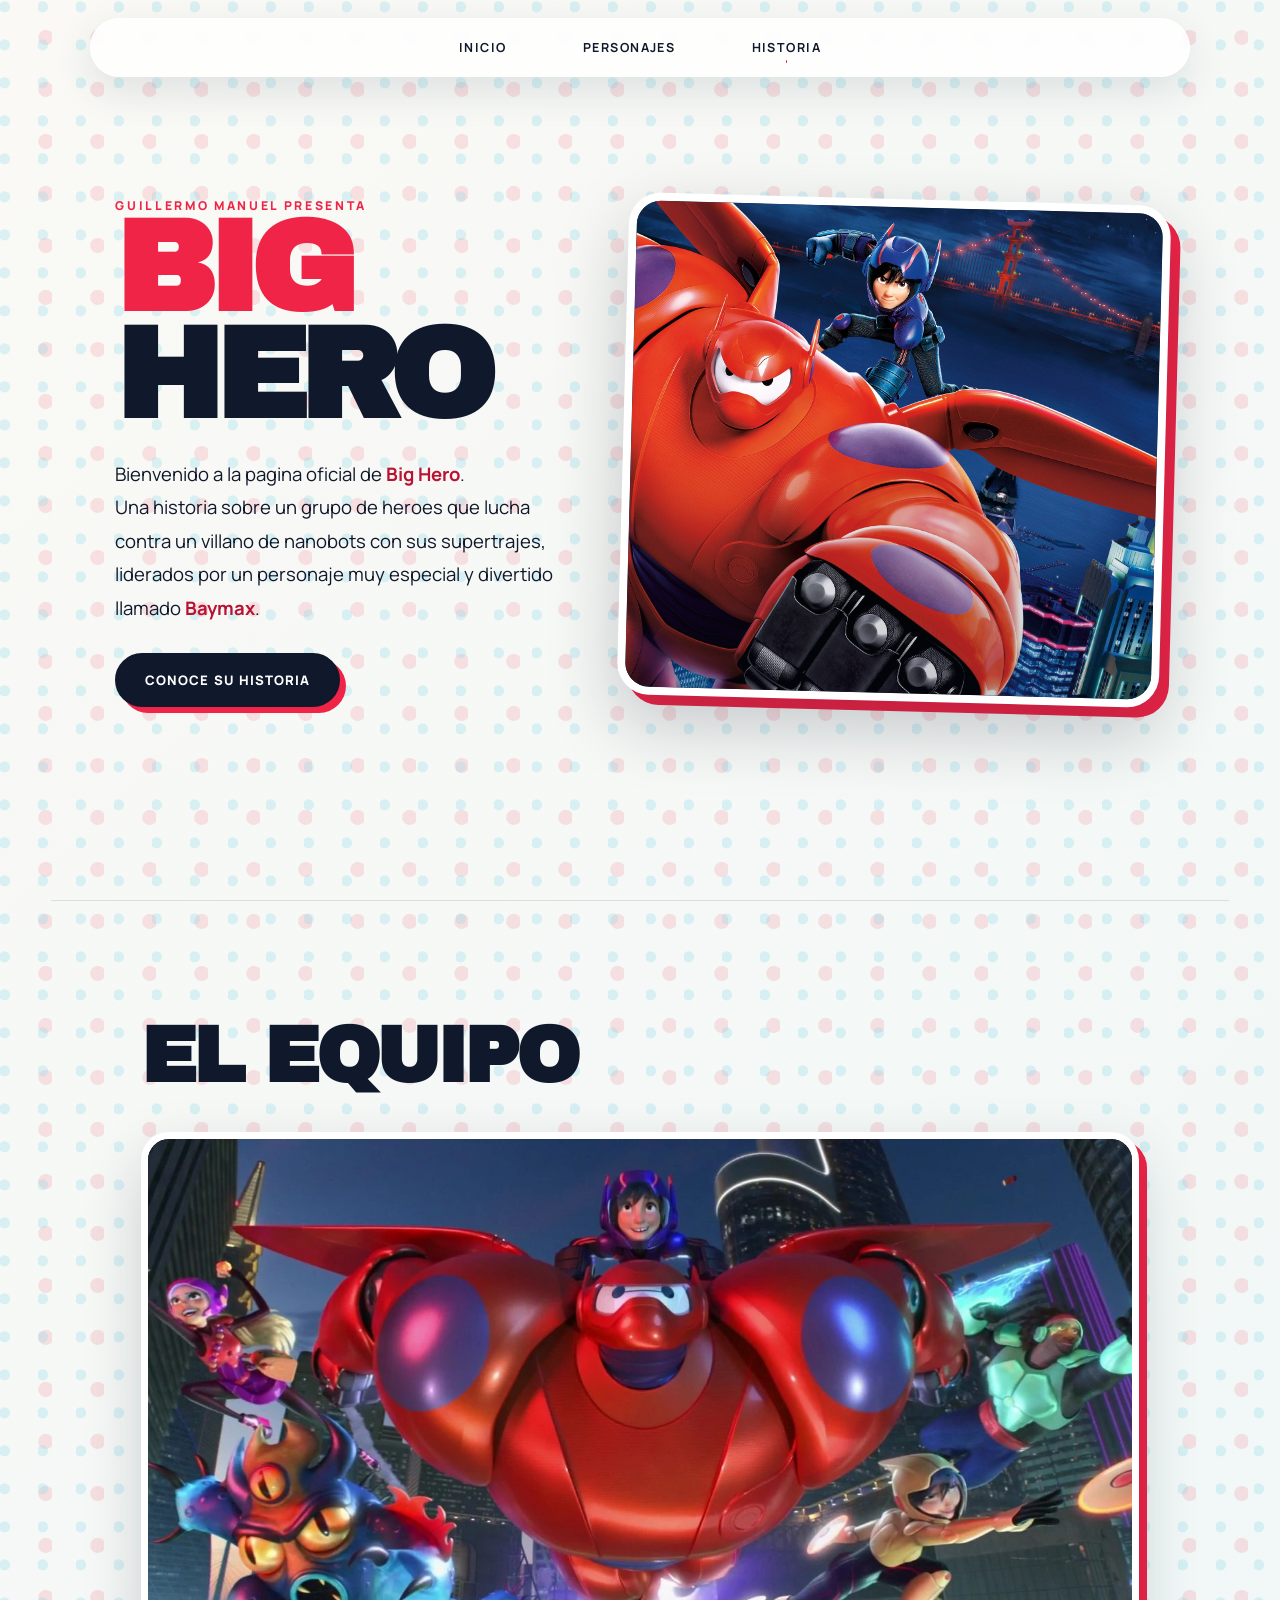
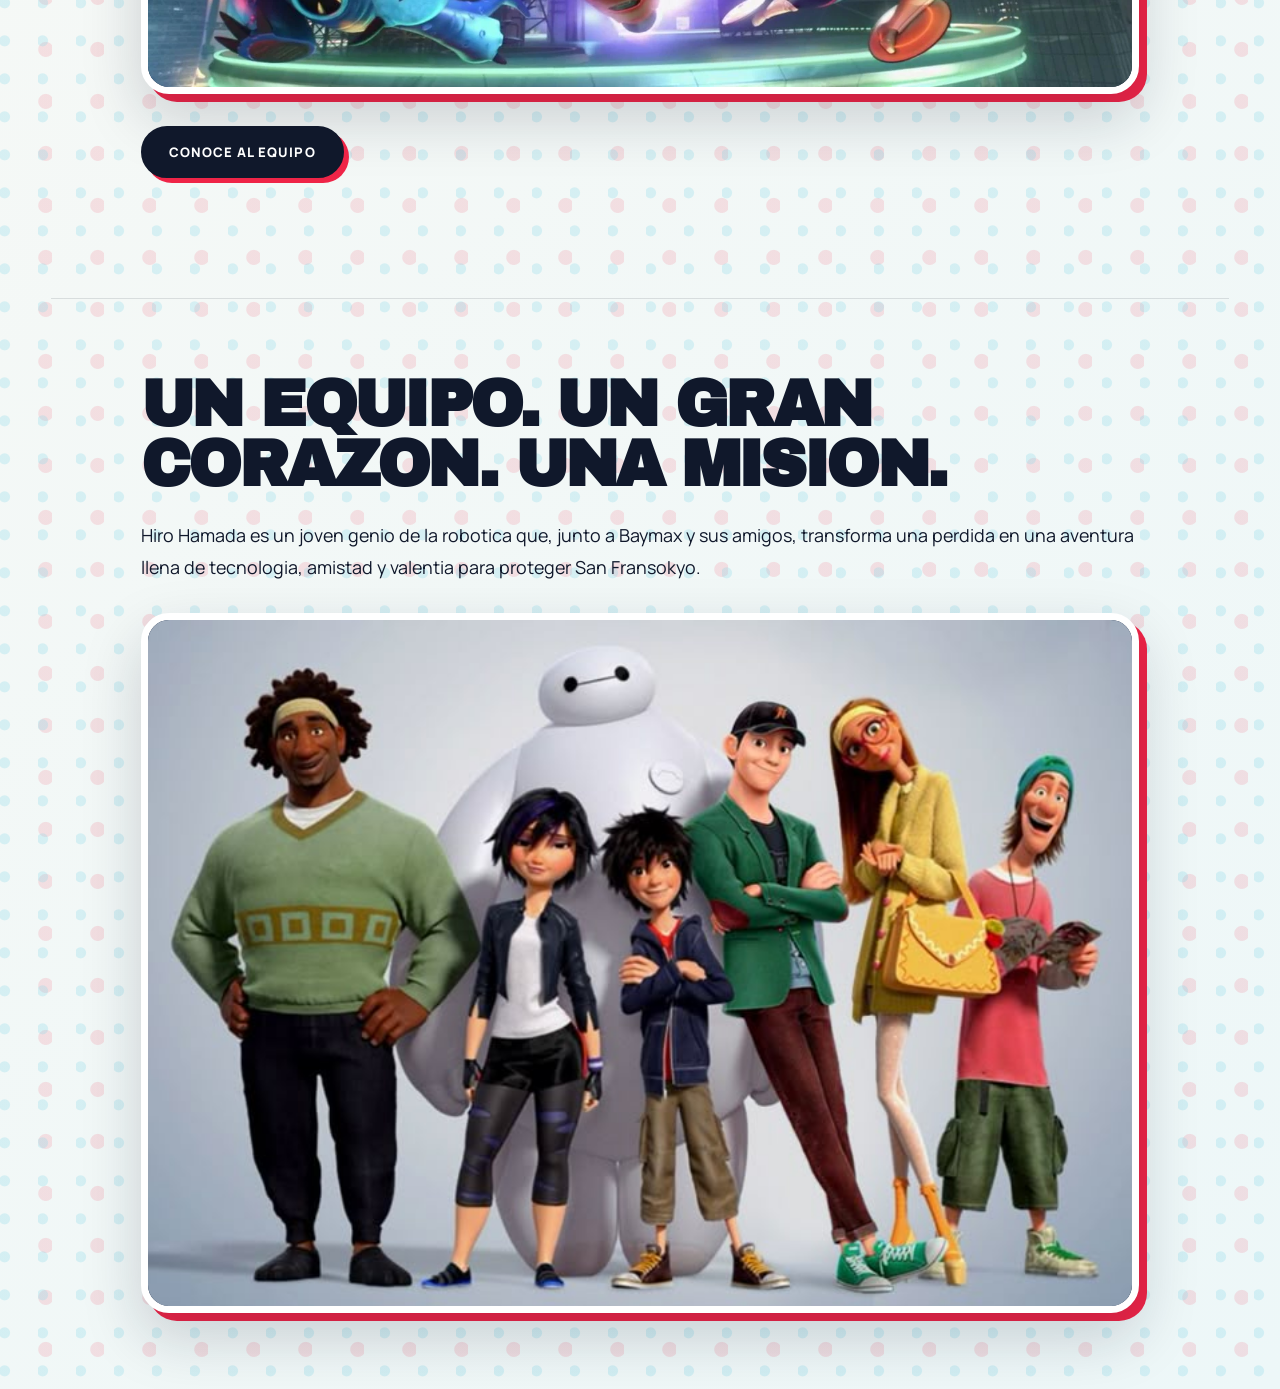
<file: index.html>
<!DOCTYPE html>
<html lang="es">
<head>
    <meta charset="UTF-8">
    <meta name="viewport" content="width=device-width, initial-scale=1.0">
    <title>Big Hero</title>
    <link rel="preconnect" href="https://fonts.googleapis.com">
    <link rel="preconnect" href="https://fonts.gstatic.com" crossorigin>
    <link href="https://fonts.googleapis.com/css2?family=Archivo+Black&family=Manrope:wght@400;600;700&display=swap" rel="stylesheet">
    <link rel="stylesheet" href="style.css">
</head>
<body>
    <header>
        <nav aria-label="Navegacion principal">
            <a href="#inicio">Inicio</a>
            <a href="#personajes">Personajes</a>
            <a href="#historia">Historia</a>
        </nav>
    </header>

<!-- contenido principal -->
<section id="inicio">
    <div class="hero-copy">
        <span class="eyebrow">Guillermo Manuel presenta</span>
        <h1>Big Hero</h1>

        <p>Bienvenido a la pagina oficial de <strong>Big Hero</strong>. <br> Una historia sobre un grupo de heroes que lucha contra un villano de nanobots con sus supertrajes, liderados por un personaje muy especial y divertido llamado <strong>Baymax</strong>.</p>
        <a class="cta" href="#historia">Conoce su historia</a>
    </div>
    <figure class="hero-image">
        <img src="Imagenes/Big-Hero-6-Hiro-Baymax.jpg" alt="Baymax y Hiro sobrevolando San Fransokyo de noche">
    </figure>
</section>

<section id="personajes" aria-label="Personajes">
    <h2>El equipo</h2>
    <figure class="team-image">
        <img src="Imagenes/Big_hero_6_finale_.webp" alt="Baymax, Hiro y el equipo de Big Hero 6 reunidos en San Fransokyo">
    </figure>
    <div class="team-gallery-container">
        <button class="team-gallery-toggle" type="button" aria-expanded="false" aria-controls="team-gallery">
            Conoce al equipo
        </button>
        <div class="team-gallery" id="team-gallery" hidden>
            <a class="team-card" href="Personajes/hiro.html">
                <img class="team-card-image" src="Imagenes/hiro hamada1.jpg" alt="Hiro Hamada">
                <h3>Hiro Hamada</h3>
                <p>Inventor y lider del equipo.</p>
            </a>
            <a class="team-card" href="Personajes/baymax.html">
                <img class="team-card-image" src="Imagenes/baymax1.webp" alt="Baymax">
                <h3>Baymax</h3>
                <p>Robot cuidador y heroe de gran corazon.</p>
            </a>
            <a class="team-card" href="Personajes/gogo.html">
                <img class="team-card-image" src="Imagenes/Go go tomago.webp" alt="Go Go Tomago">
                <h3>Go Go Tomago</h3>
                <p>Experta en velocidad y electromagnetismo.</p>
            </a>
            <a class="team-card" href="Personajes/wasabi.html">
                <img class="team-card-image" src="Imagenes/wasabi.jpeg" alt="Wasabi">
                <h3>Wasabi</h3>
                <p>Especialista en precision y tecnologia laser.</p>
            </a>
            <a class="team-card" href="Personajes/honey-lemon.html">
                <img class="team-card-image" src="Imagenes/honey lemon.webp" alt="Honey Lemon">
                <h3>Honey Lemon</h3>
                <p>Quimica creativa y optimista.</p>
            </a>
            <a class="team-card" href="Personajes/fred.html">
                <img class="team-card-image" src="Imagenes/Fred_Superhero_Render.webp" alt="Fred">
                <h3>Fred</h3>
                <p>Fanatico de los superheroes y del trabajo en equipo.</p>
            </a>
        </div>
    </div>
</section>

<section id="historia" aria-label="Historia">
    <h2>Un equipo. Un gran corazon. Una mision.</h2>
    <p>Hiro Hamada es un joven genio de la robotica que, junto a Baymax y sus amigos, transforma una perdida en una aventura llena de tecnologia, amistad y valentia para proteger San Fransokyo.</p>
    <figure class="history-image">
        <img src="Imagenes/El equipo1.jpg" alt="El equipo de Big Hero 6">
    </figure>
</section>
<script src="script.js"></script>
</body>
</html>
</file>
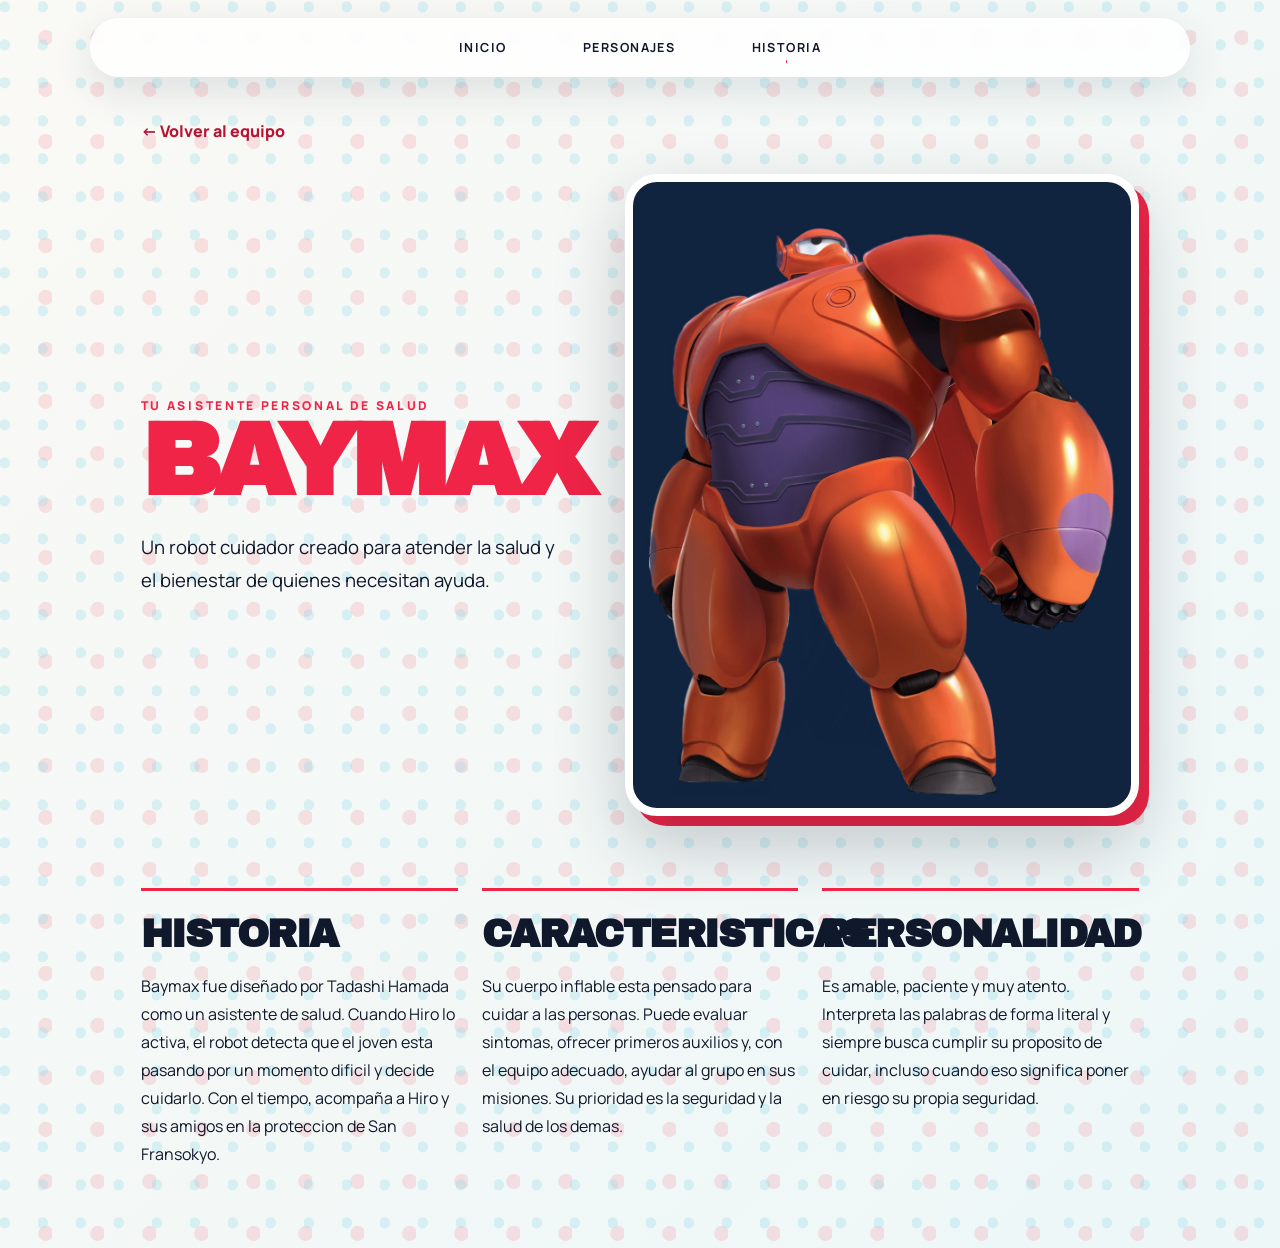
<file: Personajes/baymax.html>
<!DOCTYPE html>
<html lang="es">
<head>
    <meta charset="UTF-8">
    <meta name="viewport" content="width=device-width, initial-scale=1.0">
    <title>Baymax | Big Hero</title>
    <link rel="preconnect" href="https://fonts.googleapis.com">
    <link rel="preconnect" href="https://fonts.gstatic.com" crossorigin>
    <link href="https://fonts.googleapis.com/css2?family=Archivo+Black&family=Manrope:wght@400;600;700&display=swap" rel="stylesheet">
    <link rel="stylesheet" href="../style.css">
</head>
<body>
    <header>
        <nav aria-label="Navegacion principal">
            <a href="../index.html#inicio">Inicio</a>
            <a href="../index.html#personajes">Personajes</a>
            <a href="../index.html#historia">Historia</a>
        </nav>
    </header>
    <main class="profile-page">
        <a class="profile-back" href="../index.html#personajes">← Volver al equipo</a>
        <article class="profile-layout">
            <div>
                <span class="eyebrow">Tu asistente personal de salud</span>
                <h1 class="profile-title">Baymax</h1>
                <p class="profile-intro">Un robot cuidador creado para atender la salud y el bienestar de quienes necesitan ayuda.</p>
            </div>
            <figure class="profile-image">
                <img src="../Imagenes/baymax1.webp" alt="Baymax">
            </figure>
        </article>
        <div class="profile-details">
            <section>
                <h2>Historia</h2>
                <p>Baymax fue diseñado por Tadashi Hamada como un asistente de salud. Cuando Hiro lo activa, el robot detecta que el joven esta pasando por un momento dificil y decide cuidarlo. Con el tiempo, acompaña a Hiro y sus amigos en la proteccion de San Fransokyo.</p>
            </section>
            <section>
                <h2>Caracteristicas</h2>
                <p>Su cuerpo inflable esta pensado para cuidar a las personas. Puede evaluar sintomas, ofrecer primeros auxilios y, con el equipo adecuado, ayudar al grupo en sus misiones. Su prioridad es la seguridad y la salud de los demas.</p>
            </section>
            <section>
                <h2>Personalidad</h2>
                <p>Es amable, paciente y muy atento. Interpreta las palabras de forma literal y siempre busca cumplir su proposito de cuidar, incluso cuando eso significa poner en riesgo su propia seguridad.</p>
            </section>
        </div>
    </main>
</body>
</html>
</file>
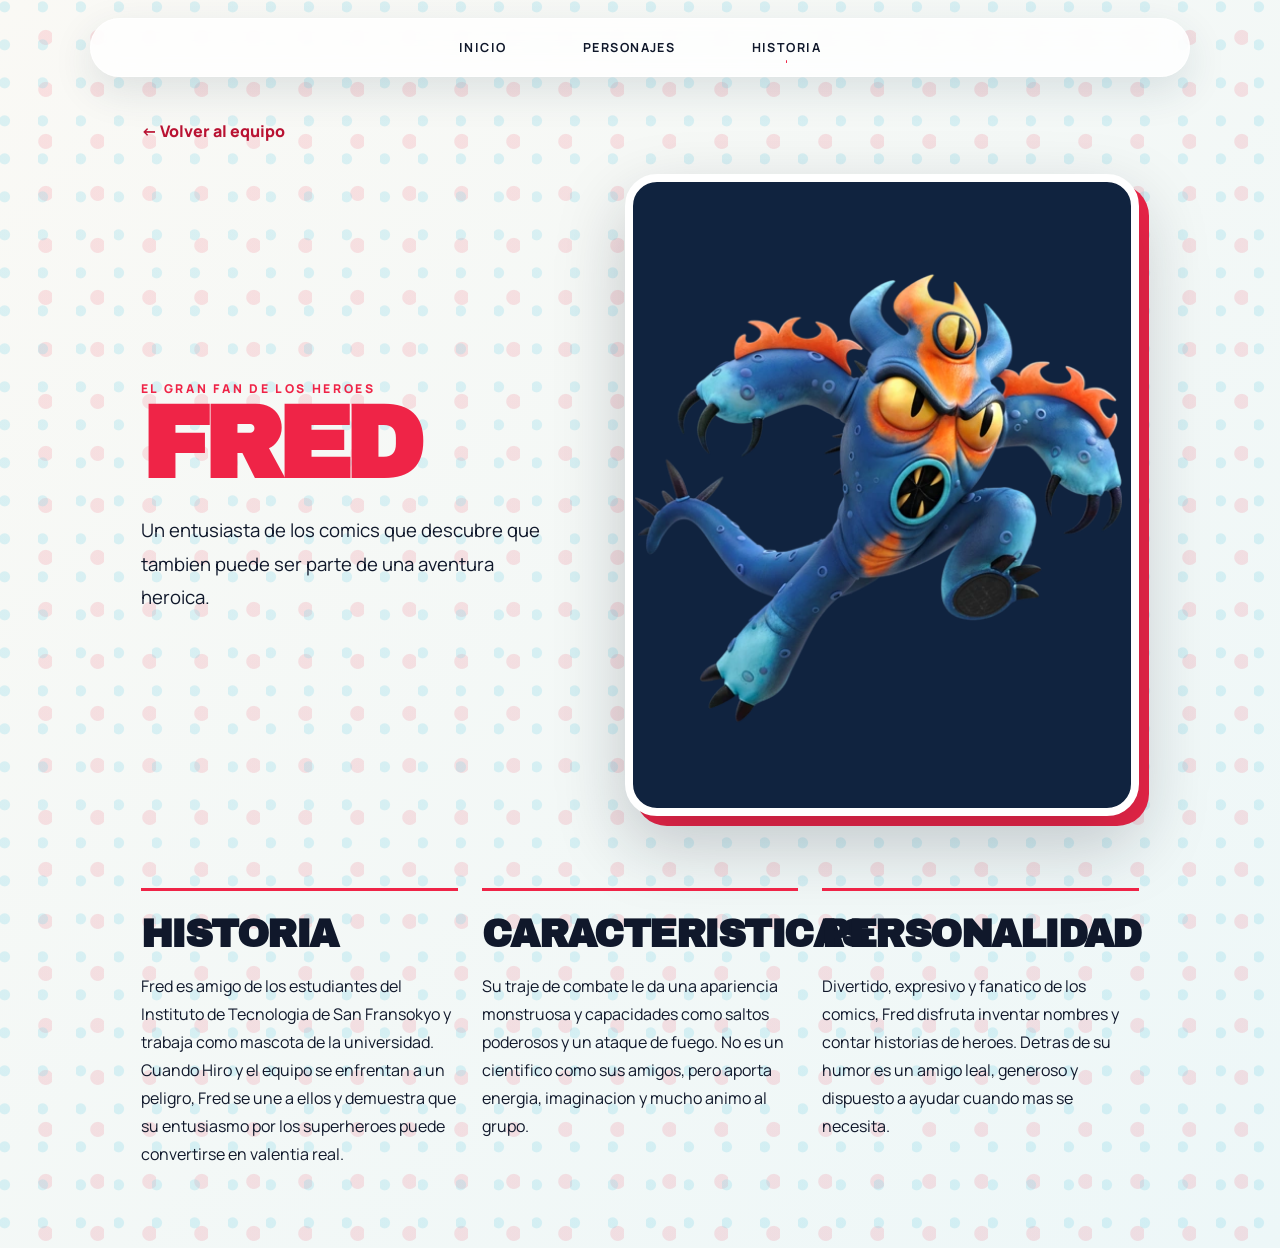
<file: Personajes/fred.html>
<!DOCTYPE html>
<html lang="es">
<head>
    <meta charset="UTF-8">
    <meta name="viewport" content="width=device-width, initial-scale=1.0">
    <title>Fred | Big Hero</title>
    <link rel="preconnect" href="https://fonts.googleapis.com">
    <link rel="preconnect" href="https://fonts.gstatic.com" crossorigin>
    <link href="https://fonts.googleapis.com/css2?family=Archivo+Black&family=Manrope:wght@400;600;700&display=swap" rel="stylesheet">
    <link rel="stylesheet" href="../style.css">
</head>
<body>
    <header>
        <nav aria-label="Navegacion principal">
            <a href="../index.html#inicio">Inicio</a>
            <a href="../index.html#personajes">Personajes</a>
            <a href="../index.html#historia">Historia</a>
        </nav>
    </header>
    <main class="profile-page">
        <a class="profile-back" href="../index.html#personajes">← Volver al equipo</a>
        <article class="profile-layout">
            <div>
                <span class="eyebrow">El gran fan de los heroes</span>
                <h1 class="profile-title">Fred</h1>
                <p class="profile-intro">Un entusiasta de los comics que descubre que tambien puede ser parte de una aventura heroica.</p>
            </div>
            <figure class="profile-image">
                <img src="../Imagenes/Fred_Superhero_Render.webp" alt="Fred con su traje de heroe">
            </figure>
        </article>
        <div class="profile-details">
            <section>
                <h2>Historia</h2>
                <p>Fred es amigo de los estudiantes del Instituto de Tecnologia de San Fransokyo y trabaja como mascota de la universidad. Cuando Hiro y el equipo se enfrentan a un peligro, Fred se une a ellos y demuestra que su entusiasmo por los superheroes puede convertirse en valentia real.</p>
            </section>
            <section>
                <h2>Caracteristicas</h2>
                <p>Su traje de combate le da una apariencia monstruosa y capacidades como saltos poderosos y un ataque de fuego. No es un cientifico como sus amigos, pero aporta energia, imaginacion y mucho animo al grupo.</p>
            </section>
            <section>
                <h2>Personalidad</h2>
                <p>Divertido, expresivo y fanatico de los comics, Fred disfruta inventar nombres y contar historias de heroes. Detras de su humor es un amigo leal, generoso y dispuesto a ayudar cuando mas se necesita.</p>
            </section>
        </div>
    </main>
</body>
</html>
</file>
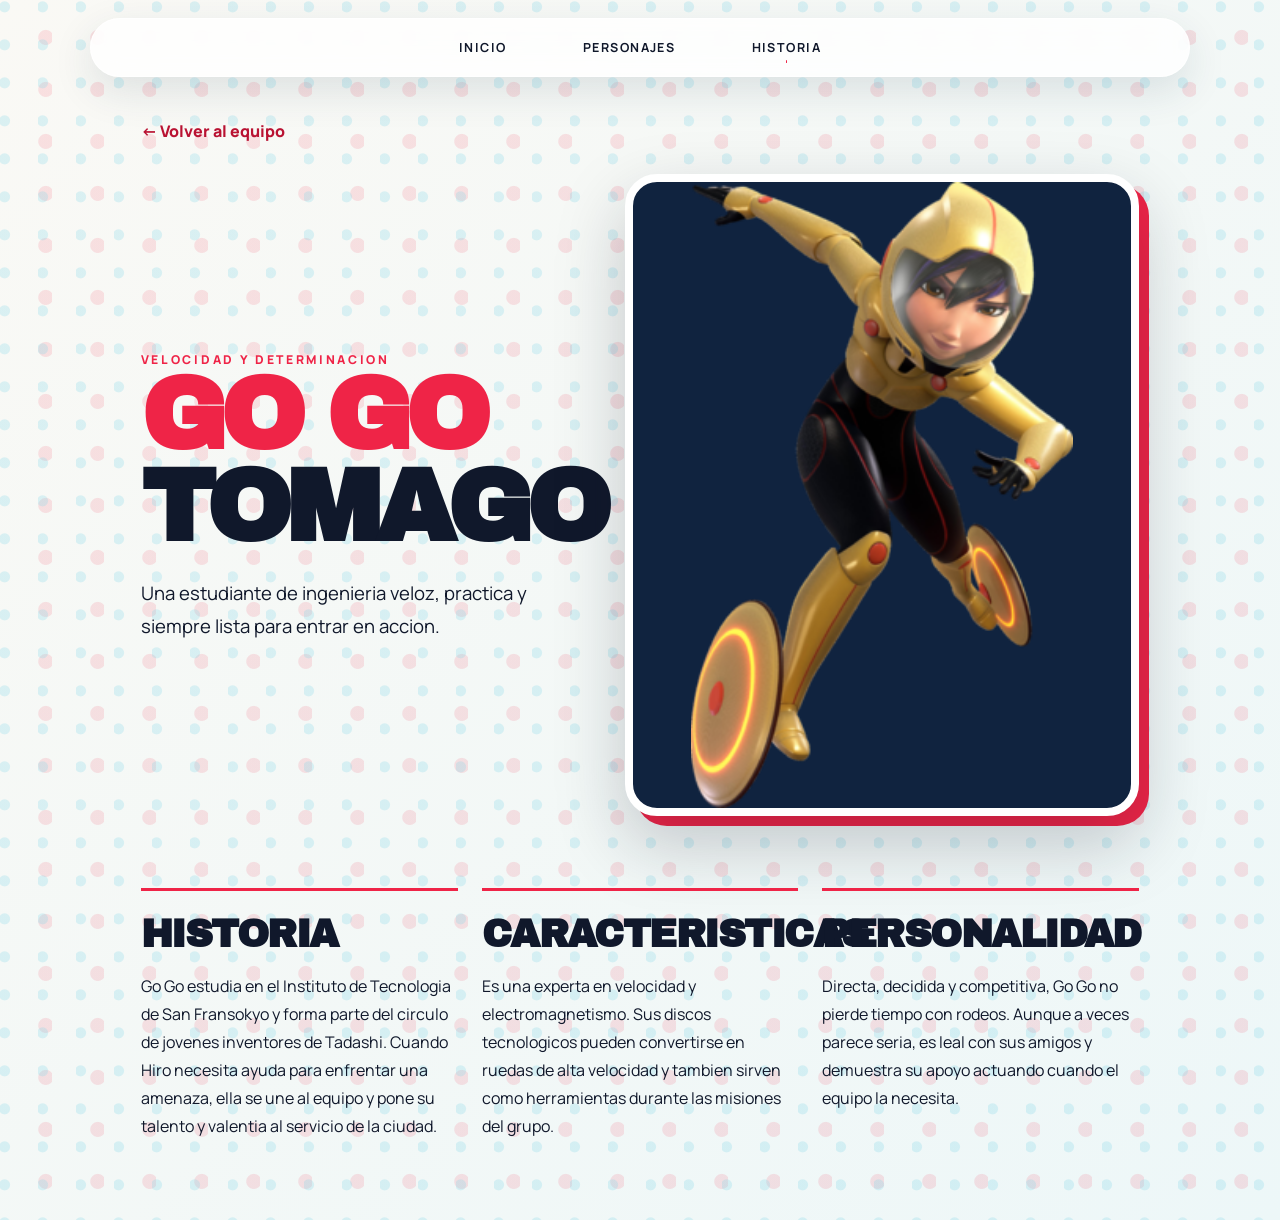
<file: Personajes/gogo.html>
<!DOCTYPE html>
<html lang="es">
<head>
    <meta charset="UTF-8">
    <meta name="viewport" content="width=device-width, initial-scale=1.0">
    <title>Go Go Tomago | Big Hero</title>
    <link rel="preconnect" href="https://fonts.googleapis.com">
    <link rel="preconnect" href="https://fonts.gstatic.com" crossorigin>
    <link href="https://fonts.googleapis.com/css2?family=Archivo+Black&family=Manrope:wght@400;600;700&display=swap" rel="stylesheet">
    <link rel="stylesheet" href="../style.css">
</head>
<body>
    <header>
        <nav aria-label="Navegacion principal">
            <a href="../index.html#inicio">Inicio</a>
            <a href="../index.html#personajes">Personajes</a>
            <a href="../index.html#historia">Historia</a>
        </nav>
    </header>
    <main class="profile-page">
        <a class="profile-back" href="../index.html#personajes">← Volver al equipo</a>
        <article class="profile-layout">
            <div>
                <span class="eyebrow">Velocidad y determinacion</span>
                <h1 class="profile-title">Go Go Tomago</h1>
                <p class="profile-intro">Una estudiante de ingenieria veloz, practica y siempre lista para entrar en accion.</p>
            </div>
            <figure class="profile-image">
                <img src="../Imagenes/Go go tomago.webp" alt="Go Go Tomago">
            </figure>
        </article>
        <div class="profile-details">
            <section>
                <h2>Historia</h2>
                <p>Go Go estudia en el Instituto de Tecnologia de San Fransokyo y forma parte del circulo de jovenes inventores de Tadashi. Cuando Hiro necesita ayuda para enfrentar una amenaza, ella se une al equipo y pone su talento y valentia al servicio de la ciudad.</p>
            </section>
            <section>
                <h2>Caracteristicas</h2>
                <p>Es una experta en velocidad y electromagnetismo. Sus discos tecnologicos pueden convertirse en ruedas de alta velocidad y tambien sirven como herramientas durante las misiones del grupo.</p>
            </section>
            <section>
                <h2>Personalidad</h2>
                <p>Directa, decidida y competitiva, Go Go no pierde tiempo con rodeos. Aunque a veces parece seria, es leal con sus amigos y demuestra su apoyo actuando cuando el equipo la necesita.</p>
            </section>
        </div>
    </main>
</body>
</html>
</file>
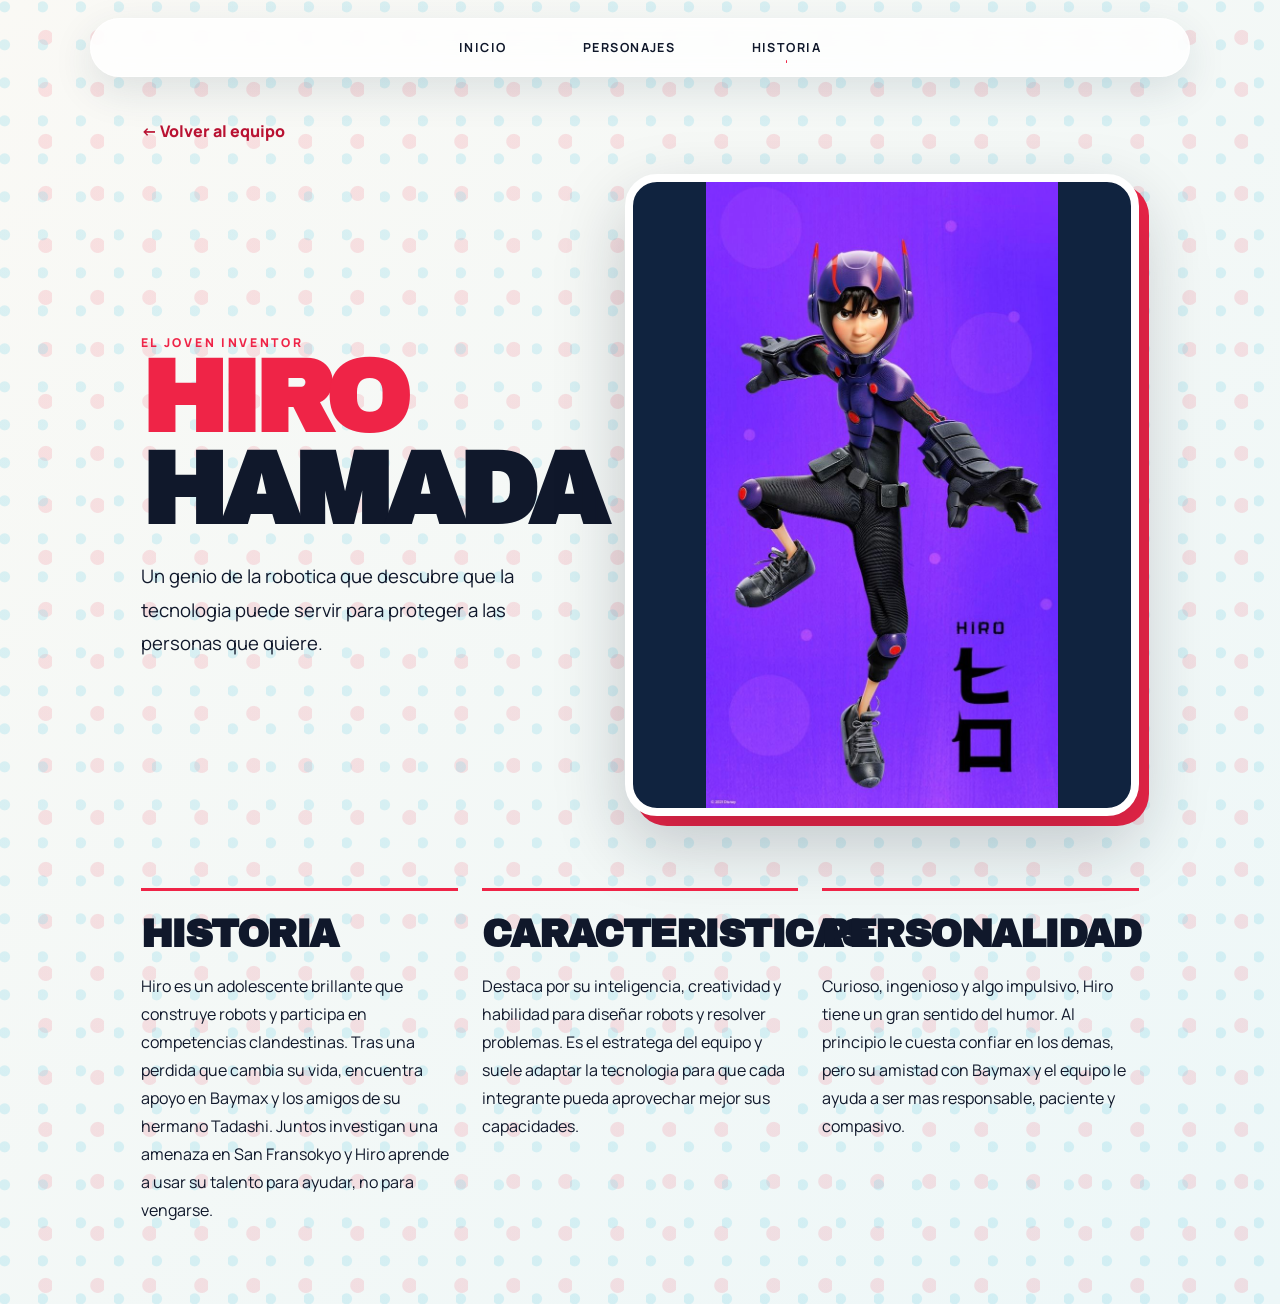
<file: Personajes/hiro.html>
<!DOCTYPE html>
<html lang="es">
<head>
    <meta charset="UTF-8">
    <meta name="viewport" content="width=device-width, initial-scale=1.0">
    <title>Hiro Hamada | Big Hero</title>
    <link rel="preconnect" href="https://fonts.googleapis.com">
    <link rel="preconnect" href="https://fonts.gstatic.com" crossorigin>
    <link href="https://fonts.googleapis.com/css2?family=Archivo+Black&family=Manrope:wght@400;600;700&display=swap" rel="stylesheet">
    <link rel="stylesheet" href="../style.css">
</head>
<body>
    <header>
        <nav aria-label="Navegacion principal">
            <a href="../index.html#inicio">Inicio</a>
            <a href="../index.html#personajes">Personajes</a>
            <a href="../index.html#historia">Historia</a>
        </nav>
    </header>
    <main class="profile-page">
        <a class="profile-back" href="../index.html#personajes">← Volver al equipo</a>
        <article class="profile-layout">
            <div>
                <span class="eyebrow">El joven inventor</span>
                <h1 class="profile-title">Hiro Hamada</h1>
                <p class="profile-intro">Un genio de la robotica que descubre que la tecnologia puede servir para proteger a las personas que quiere.</p>
            </div>
            <figure class="profile-image">
                <img src="../Imagenes/hiro hamada1.jpg" alt="Hiro Hamada">
            </figure>
        </article>
        <div class="profile-details">
            <section>
                <h2>Historia</h2>
                <p>Hiro es un adolescente brillante que construye robots y participa en competencias clandestinas. Tras una perdida que cambia su vida, encuentra apoyo en Baymax y los amigos de su hermano Tadashi. Juntos investigan una amenaza en San Fransokyo y Hiro aprende a usar su talento para ayudar, no para vengarse.</p>
            </section>
            <section>
                <h2>Caracteristicas</h2>
                <p>Destaca por su inteligencia, creatividad y habilidad para diseñar robots y resolver problemas. Es el estratega del equipo y suele adaptar la tecnologia para que cada integrante pueda aprovechar mejor sus capacidades.</p>
            </section>
            <section>
                <h2>Personalidad</h2>
                <p>Curioso, ingenioso y algo impulsivo, Hiro tiene un gran sentido del humor. Al principio le cuesta confiar en los demas, pero su amistad con Baymax y el equipo le ayuda a ser mas responsable, paciente y compasivo.</p>
            </section>
        </div>
    </main>
</body>
</html>
</file>
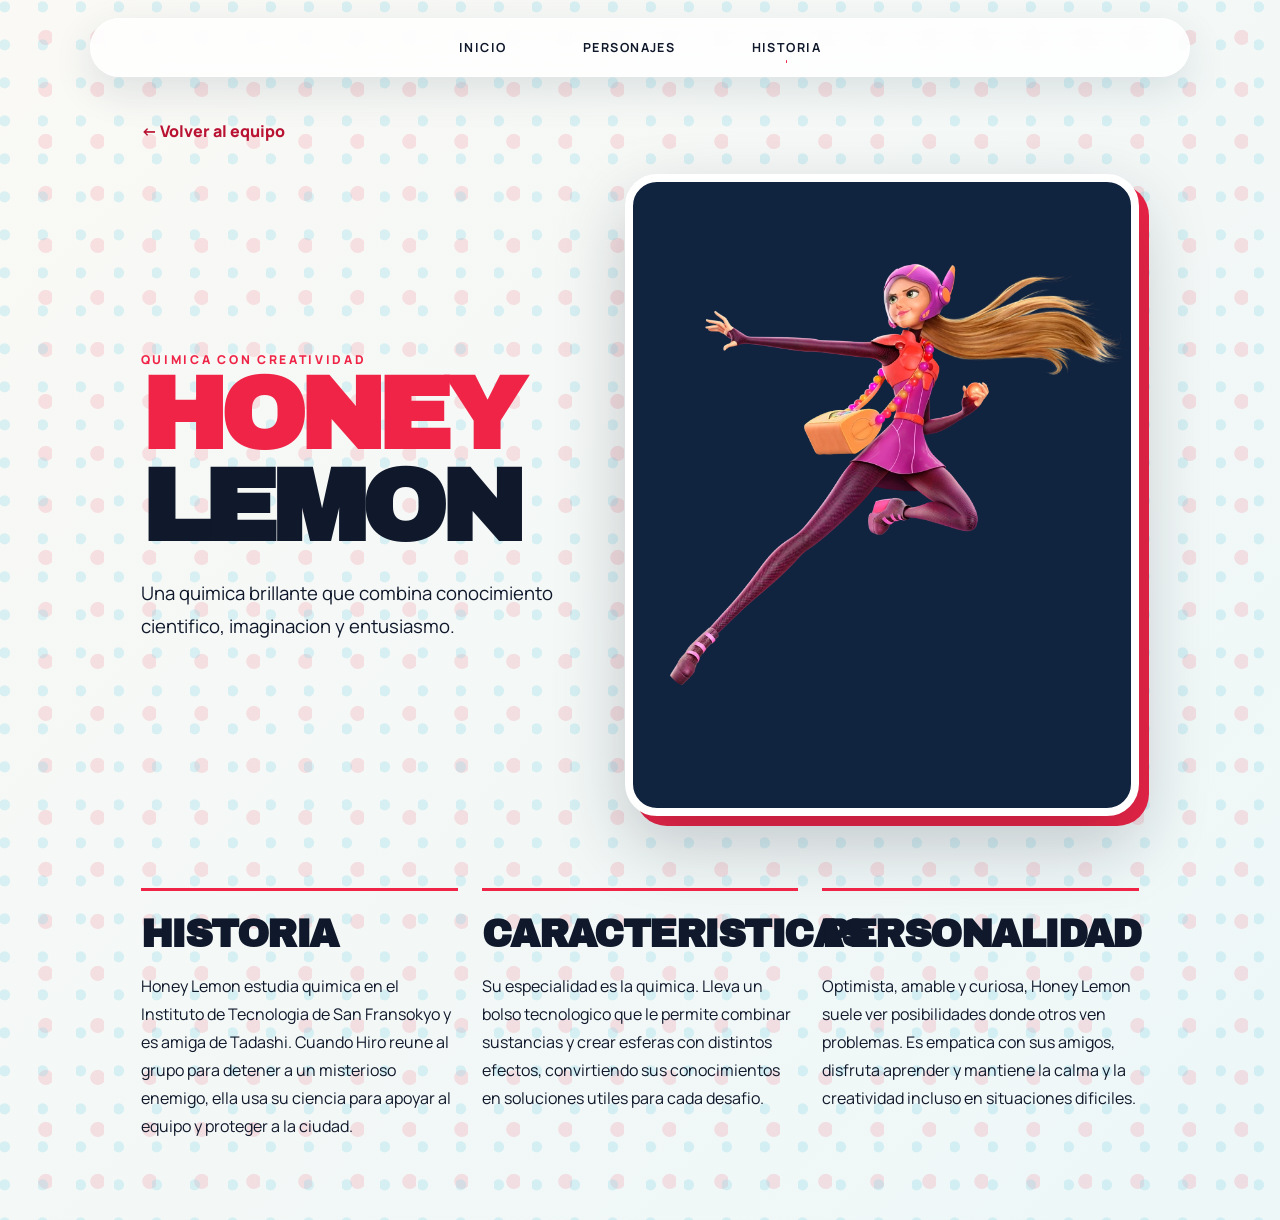
<file: Personajes/honey-lemon.html>
<!DOCTYPE html>
<html lang="es">
<head>
    <meta charset="UTF-8">
    <meta name="viewport" content="width=device-width, initial-scale=1.0">
    <title>Honey Lemon | Big Hero</title>
    <link rel="preconnect" href="https://fonts.googleapis.com">
    <link rel="preconnect" href="https://fonts.gstatic.com" crossorigin>
    <link href="https://fonts.googleapis.com/css2?family=Archivo+Black&family=Manrope:wght@400;600;700&display=swap" rel="stylesheet">
    <link rel="stylesheet" href="../style.css">
</head>
<body>
    <header>
        <nav aria-label="Navegacion principal">
            <a href="../index.html#inicio">Inicio</a>
            <a href="../index.html#personajes">Personajes</a>
            <a href="../index.html#historia">Historia</a>
        </nav>
    </header>
    <main class="profile-page">
        <a class="profile-back" href="../index.html#personajes">← Volver al equipo</a>
        <article class="profile-layout">
            <div>
                <span class="eyebrow">Quimica con creatividad</span>
                <h1 class="profile-title">Honey Lemon</h1>
                <p class="profile-intro">Una quimica brillante que combina conocimiento cientifico, imaginacion y entusiasmo.</p>
            </div>
            <figure class="profile-image">
                <img src="../Imagenes/honey lemon.webp" alt="Honey Lemon">
            </figure>
        </article>
        <div class="profile-details">
            <section>
                <h2>Historia</h2>
                <p>Honey Lemon estudia quimica en el Instituto de Tecnologia de San Fransokyo y es amiga de Tadashi. Cuando Hiro reune al grupo para detener a un misterioso enemigo, ella usa su ciencia para apoyar al equipo y proteger a la ciudad.</p>
            </section>
            <section>
                <h2>Caracteristicas</h2>
                <p>Su especialidad es la quimica. Lleva un bolso tecnologico que le permite combinar sustancias y crear esferas con distintos efectos, convirtiendo sus conocimientos en soluciones utiles para cada desafio.</p>
            </section>
            <section>
                <h2>Personalidad</h2>
                <p>Optimista, amable y curiosa, Honey Lemon suele ver posibilidades donde otros ven problemas. Es empatica con sus amigos, disfruta aprender y mantiene la calma y la creatividad incluso en situaciones dificiles.</p>
            </section>
        </div>
    </main>
</body>
</html>
</file>
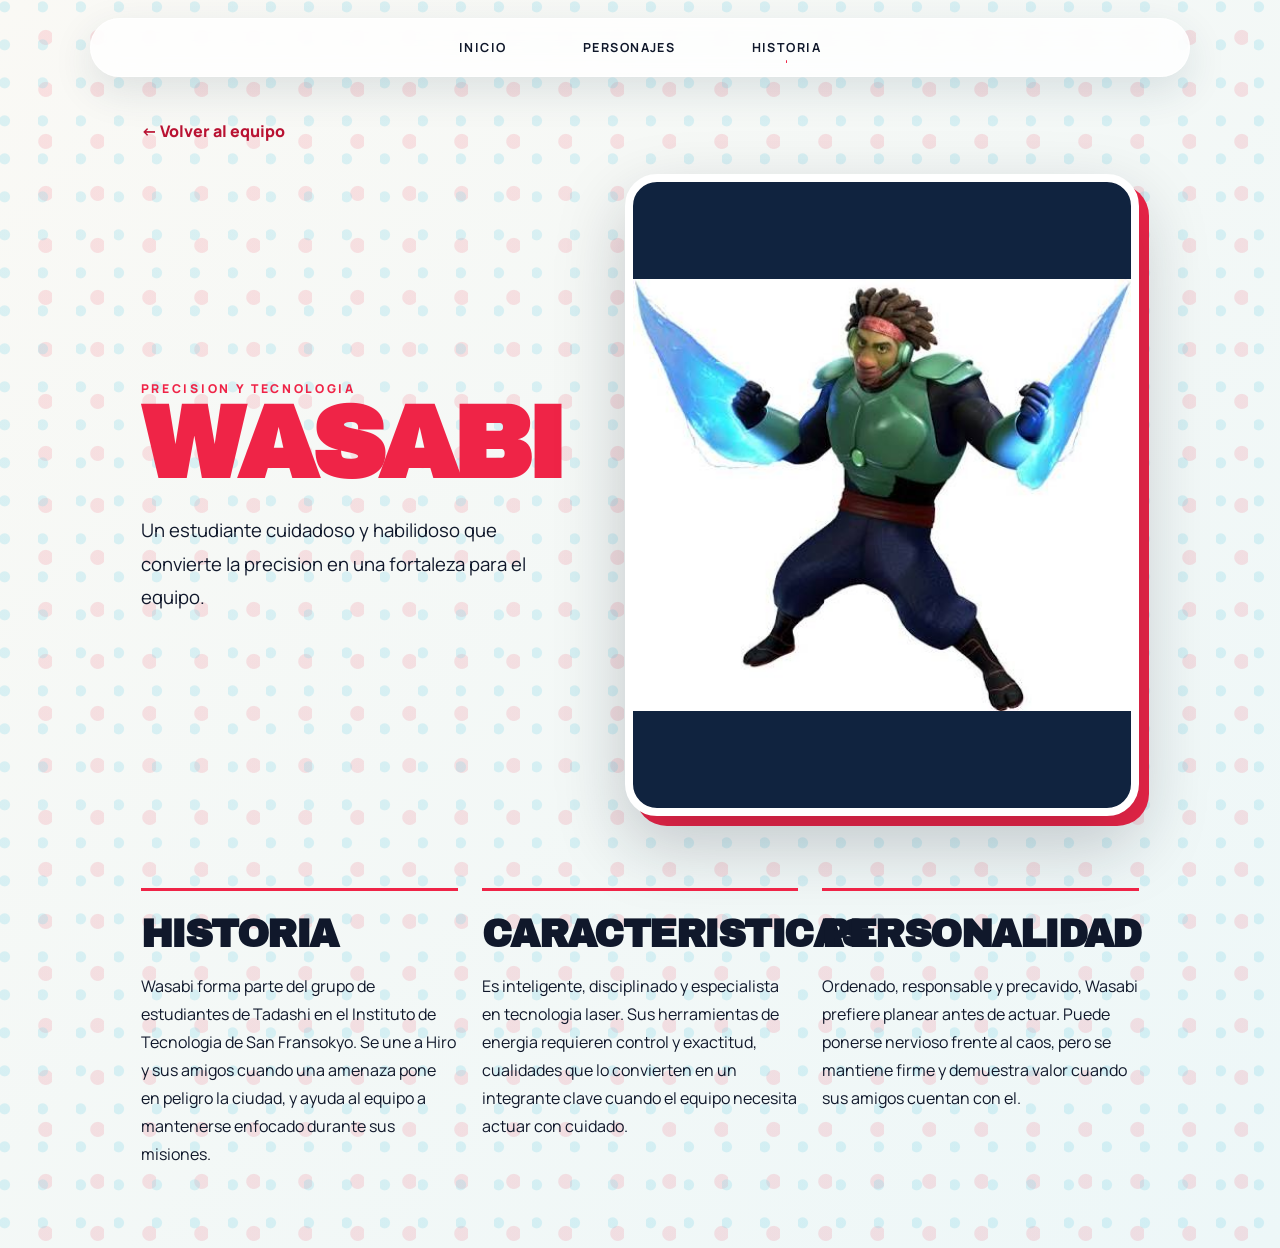
<file: Personajes/wasabi.html>
<!DOCTYPE html>
<html lang="es">
<head>
    <meta charset="UTF-8">
    <meta name="viewport" content="width=device-width, initial-scale=1.0">
    <title>Wasabi | Big Hero</title>
    <link rel="preconnect" href="https://fonts.googleapis.com">
    <link rel="preconnect" href="https://fonts.gstatic.com" crossorigin>
    <link href="https://fonts.googleapis.com/css2?family=Archivo+Black&family=Manrope:wght@400;600;700&display=swap" rel="stylesheet">
    <link rel="stylesheet" href="../style.css">
</head>
<body>
    <header>
        <nav aria-label="Navegacion principal">
            <a href="../index.html#inicio">Inicio</a>
            <a href="../index.html#personajes">Personajes</a>
            <a href="../index.html#historia">Historia</a>
        </nav>
    </header>
    <main class="profile-page">
        <a class="profile-back" href="../index.html#personajes">← Volver al equipo</a>
        <article class="profile-layout">
            <div>
                <span class="eyebrow">Precision y tecnologia</span>
                <h1 class="profile-title">Wasabi</h1>
                <p class="profile-intro">Un estudiante cuidadoso y habilidoso que convierte la precision en una fortaleza para el equipo.</p>
            </div>
            <figure class="profile-image">
                <img src="../Imagenes/wasabi.jpeg" alt="Wasabi">
            </figure>
        </article>
        <div class="profile-details">
            <section>
                <h2>Historia</h2>
                <p>Wasabi forma parte del grupo de estudiantes de Tadashi en el Instituto de Tecnologia de San Fransokyo. Se une a Hiro y sus amigos cuando una amenaza pone en peligro la ciudad, y ayuda al equipo a mantenerse enfocado durante sus misiones.</p>
            </section>
            <section>
                <h2>Caracteristicas</h2>
                <p>Es inteligente, disciplinado y especialista en tecnologia laser. Sus herramientas de energia requieren control y exactitud, cualidades que lo convierten en un integrante clave cuando el equipo necesita actuar con cuidado.</p>
            </section>
            <section>
                <h2>Personalidad</h2>
                <p>Ordenado, responsable y precavido, Wasabi prefiere planear antes de actuar. Puede ponerse nervioso frente al caos, pero se mantiene firme y demuestra valor cuando sus amigos cuentan con el.</p>
            </section>
        </div>
    </main>
</body>
</html>
</file>
<file: style.css>
@import url("https://fonts.googleapis.com/css2?family=Archivo+Black&family=Manrope:wght@400;600;700&display=swap");

:root {
    --red: #ef2447;
    --red-dark: #b91232;
    --ink: #10182b;
    --cream: #f7f4ed;
    --blue: #88d8e8;
    --line: rgba(16, 24, 43, 0.12);
}

* {
    box-sizing: border-box;
}

html {
    scroll-behavior: smooth;
}

body {
    min-height: 100vh;
    margin: 0;
    color: var(--ink);
    font-family: "Manrope", Arial, sans-serif;
    background:
        radial-gradient(circle at 12% 18%, rgba(136, 216, 232, 0.28) 0 5px, transparent 6px),
        radial-gradient(circle at 88% 72%, rgba(239, 36, 71, 0.12) 0 7px, transparent 8px),
        linear-gradient(135deg, #faf9f5 0%, #edf7f8 100%);
    background-size: 38px 38px, 52px 52px, auto;
}

header {
    position: fixed;
    z-index: 10;
    top: 18px;
    left: 50%;
    width: min(1100px, calc(100% - 32px));
    transform: translateX(-50%);
}

nav {
    display: flex;
    align-items: center;
    justify-content: center;
    gap: clamp(4px, 2vw, 24px);
    min-height: 58px;
    padding: 8px 12px;
    border: 1px solid rgba(255, 255, 255, 0.72);
    border-radius: 999px;
    background: rgba(255, 255, 255, 0.82);
    box-shadow: 0 14px 40px rgba(25, 55, 82, 0.12);
    backdrop-filter: blur(14px);
}

nav a {
    position: relative;
    padding: 12px clamp(12px, 3vw, 26px);
    color: var(--ink);
    font-size: 0.78rem;
    font-weight: 700;
    letter-spacing: 0.12em;
    text-decoration: none;
    text-transform: uppercase;
    transition: color 180ms ease, transform 180ms ease;
}

nav a::after {
    position: absolute;
    right: 50%;
    bottom: 5px;
    left: 50%;
    height: 3px;
    border-radius: 999px;
    background: var(--red);
    content: "";
    transition: right 180ms ease, left 180ms ease;
}

nav a:hover,
nav a:focus-visible {
    color: var(--red);
    transform: translateY(-1px);
}

nav a:hover::after,
nav a:focus-visible::after {
    right: 22%;
    left: 22%;
}

body > section {
    width: min(1600px, calc(100% - clamp(40px, 8vw, 160px)));
    margin-inline: auto;
}

#inicio {
    display: grid;
    min-height: 100vh;
    grid-template-columns: minmax(0, 0.9fr) minmax(0, 1.1fr);
    align-items: center;
    gap: clamp(32px, 5vw, 64px);
    padding: 120px clamp(20px, 5vw, 64px);
}

.hero-copy {
    position: relative;
    z-index: 1;
}

.hero-image {
    position: relative;
    min-width: 0;
    margin: 0;
    overflow: hidden;
    aspect-ratio: 1.08;
    border: 8px solid #fff;
    border-radius: 32px;
    background: #10233f;
    box-shadow: 0 28px 70px rgba(16, 24, 43, 0.22), 10px 10px 0 var(--red);
    transform: rotate(1.5deg);
}

.hero-image::after {
    position: absolute;
    inset: 45% 0 0;
    background: linear-gradient(transparent, rgba(6, 18, 38, 0.24));
    content: "";
    pointer-events: none;
}

.hero-image img {
    display: block;
    width: 100%;
    height: 100%;
    object-fit: cover;
    object-position: 30% center;
}

.eyebrow {
    margin-bottom: 18px;
    color: var(--red);
    font-size: 0.76rem;
    font-weight: 800;
    letter-spacing: 0.22em;
    text-transform: uppercase;
}

h1,
h2 {
    font-family: "Archivo Black", Impact, sans-serif;
    text-transform: uppercase;
}

h1 {
    max-width: 680px;
    margin: 0;
    font-size: clamp(4rem, 10vw, 8.5rem);
    line-height: 0.84;
    letter-spacing: -0.06em;
    text-wrap: balance;
}

h1::first-line {
    color: var(--red);
}

#inicio p {
    max-width: 660px;
    margin: 28px 0;
    font-size: clamp(1rem, 1.5vw, 1.16rem);
    line-height: 1.8;
}

#inicio p strong {
    color: var(--red-dark);
}

.cta {
    display: inline-flex;
    align-items: center;
    min-height: 54px;
    padding: 0 28px;
    border: 2px solid var(--ink);
    border-radius: 999px;
    color: #fff;
    background: var(--ink);
    box-shadow: 6px 6px 0 var(--red);
    font-size: 0.82rem;
    font-weight: 800;
    letter-spacing: 0.08em;
    text-decoration: none;
    text-transform: uppercase;
    transition: box-shadow 180ms ease, transform 180ms ease;
}

.cta:hover,
.cta:focus-visible {
    box-shadow: 2px 2px 0 var(--red);
    transform: translate(4px, 4px);
}

#personajes,
#historia {
    min-height: 420px;
    padding: 120px clamp(20px, 7vw, 90px);
    border-top: 1px solid var(--line);
}

#historia {
    min-height: 0;
    padding-block: 76px;
}

#historia h2 {
    max-width: 1100px;
    font-size: clamp(2.2rem, 5vw, 4.5rem);
}

#historia p {
    max-width: 1000px;
    margin: 24px 0 0;
    font-size: clamp(1rem, 1.4vw, 1.15rem);
    line-height: 1.75;
}

.history-image {
    max-width: 1100px;
    margin: 30px 0 0;
    overflow: hidden;
    border: 7px solid #fff;
    border-radius: 28px;
    background: #10233f;
    box-shadow: 0 24px 60px rgba(16, 24, 43, 0.18), 8px 8px 0 var(--red);
}

.history-image img {
    display: block;
    width: 100%;
    height: auto;
}

h2 {
    max-width: 700px;
    margin: 0;
    font-size: clamp(2.4rem, 6vw, 5.5rem);
    line-height: 0.95;
    letter-spacing: -0.04em;
}

.team-image {
    margin: 38px 0 0;
    overflow: hidden;
    aspect-ratio: 16 / 9;
    border: 7px solid #fff;
    border-radius: 28px;
    background: #10233f;
    box-shadow: 0 24px 60px rgba(16, 24, 43, 0.18), 8px 8px 0 var(--red);
}

.team-image img {
    display: block;
    width: 100%;
    height: 100%;
    object-fit: cover;
}

.team-gallery-container {
    position: relative;
    margin-top: 32px;
}

.team-gallery-toggle {
    min-height: 52px;
    padding: 0 26px;
    border: 2px solid var(--ink);
    border-radius: 999px;
    color: #fff;
    background: var(--ink);
    box-shadow: 5px 5px 0 var(--red);
    cursor: pointer;
    font: inherit;
    font-size: 0.82rem;
    font-weight: 800;
    letter-spacing: 0.08em;
    text-transform: uppercase;
    transition: box-shadow 180ms ease, transform 180ms ease;
}

.team-gallery-toggle:hover,
.team-gallery-toggle:focus-visible {
    box-shadow: 2px 2px 0 var(--red);
    transform: translate(3px, 3px);
}

.team-gallery {
    display: grid;
    grid-template-columns: repeat(auto-fit, minmax(190px, 1fr));
    gap: 18px;
    margin-top: 18px;
    padding: 22px;
    border: 1px solid rgba(255, 255, 255, 0.8);
    border-radius: 24px;
    background: rgba(255, 255, 255, 0.88);
    box-shadow: 0 20px 50px rgba(16, 24, 43, 0.16);
    text-align: left;
}

.team-gallery[hidden] {
    display: none;
}

.team-card {
    display: block;
    overflow: hidden;
    border: 1px solid var(--line);
    border-radius: 18px;
    background: var(--cream);
    color: inherit;
    text-decoration: none;
    transition: transform 180ms ease, box-shadow 180ms ease;
}

.team-card:hover,
.team-card:focus-visible {
    box-shadow: 0 12px 24px rgba(16, 24, 43, 0.14);
    transform: translateY(-4px);
}

.team-card:focus-visible {
    outline: 3px solid var(--red);
    outline-offset: 3px;
}

.team-card-image {
    display: block;
    width: 100%;
    height: 150px;
    background: linear-gradient(135deg, rgba(136, 216, 232, 0.45), rgba(239, 36, 71, 0.14));
    object-fit: contain;
    object-position: center;
}

.team-card h3 {
    margin: 16px 16px 6px;
    color: var(--red-dark);
    font-size: 1rem;
}

.team-card p {
    margin: 0 16px 18px;
    font-size: 0.88rem;
    line-height: 1.5;
}

.profile-page {
    width: min(1600px, calc(100% - clamp(40px, 8vw, 160px)));
    margin-inline: auto;
    padding: 120px clamp(20px, 7vw, 90px) 80px;
}

.profile-back {
    display: inline-flex;
    margin-bottom: 32px;
    color: var(--red-dark);
    font-weight: 800;
    text-decoration: none;
}

.profile-back:hover,
.profile-back:focus-visible {
    text-decoration: underline;
}

.profile-layout {
    display: grid;
    grid-template-columns: minmax(0, 0.9fr) minmax(0, 1.1fr);
    align-items: center;
    gap: clamp(32px, 5vw, 64px);
}

.profile-title {
    max-width: 680px;
    margin: 0;
    font-size: clamp(3.4rem, 8vw, 6.5rem);
    line-height: 0.9;
    letter-spacing: -0.06em;
    text-wrap: balance;
}

.profile-intro {
    margin: 24px 0 0;
    font-size: clamp(1rem, 1.5vw, 1.16rem);
    line-height: 1.8;
}

.profile-image {
    margin: 0;
    overflow: hidden;
    aspect-ratio: 4 / 5;
    border: 8px solid #fff;
    border-radius: 32px;
    background: #10233f;
    box-shadow: 0 28px 70px rgba(16, 24, 43, 0.22), 10px 10px 0 var(--red);
}

.profile-image img {
    display: block;
    width: 100%;
    height: 100%;
    object-fit: contain;
}

.profile-details {
    display: grid;
    grid-template-columns: repeat(3, minmax(0, 1fr));
    gap: 24px;
    margin-top: 72px;
}

.profile-details section {
    padding-top: 24px;
    border-top: 3px solid var(--red);
}

.profile-details h2 {
    margin-bottom: 18px;
    font-size: clamp(1.7rem, 3vw, 2.4rem);
    line-height: 1;
}

.profile-details p {
    margin: 0;
    line-height: 1.75;
}

@media (max-width: 760px) {
    header {
        top: 10px;
        width: calc(100% - 20px);
    }

    nav {
        min-height: 50px;
    }

    nav a {
        flex: 1;
        padding-inline: 6px;
        text-align: center;
        font-size: 0.66rem;
        letter-spacing: 0.08em;
    }

    #inicio {
        display: flex;
        min-height: auto;
        align-items: center;
        flex-direction: column;
        justify-content: center;
        gap: 42px;
        padding: 140px 20px 80px;
        text-align: center;
    }

    .hero-image {
        width: min(100%, 480px);
        aspect-ratio: 1.15;
        border-width: 6px;
        border-radius: 24px;
    }

    h1 {
        font-size: clamp(3.7rem, 19vw, 6rem);
    }

    #inicio p {
        max-width: 520px;
    }

    #personajes,
    #historia {
        min-height: 300px;
        padding: 80px 20px;
        text-align: center;
    }

    #historia {
        min-height: 0;
        padding-block: 64px;
    }

    #historia p {
        margin-top: 18px;
    }

    .history-image {
        margin-top: 24px;
        border-width: 5px;
        border-radius: 20px;
        box-shadow: 0 18px 40px rgba(16, 24, 43, 0.16), 5px 5px 0 var(--red);
    }

    .team-image {
        margin-top: 30px;
        border-width: 5px;
        border-radius: 20px;
        box-shadow: 0 18px 40px rgba(16, 24, 43, 0.16), 5px 5px 0 var(--red);
    }

    .team-gallery-container {
        margin-top: 28px;
    }

    .team-gallery {
        grid-template-columns: repeat(auto-fit, minmax(150px, 1fr));
        gap: 12px;
        padding: 14px;
    }

    .team-card-image {
        height: 120px;
    }

    .profile-page {
        padding: 100px 20px 60px;
    }

    .profile-layout {
        grid-template-columns: 1fr;
        gap: 32px;
    }

    .profile-image {
        width: min(100%, 480px);
        justify-self: center;
        border-width: 6px;
        border-radius: 24px;
    }

    .profile-details {
        grid-template-columns: 1fr;
        gap: 28px;
        margin-top: 52px;
        text-align: left;
    }
}

@media (prefers-reduced-motion: reduce) {
    html {
        scroll-behavior: auto;
    }

    *,
    *::before,
    *::after {
        transition-duration: 0.01ms !important;
    }
}
</file>
